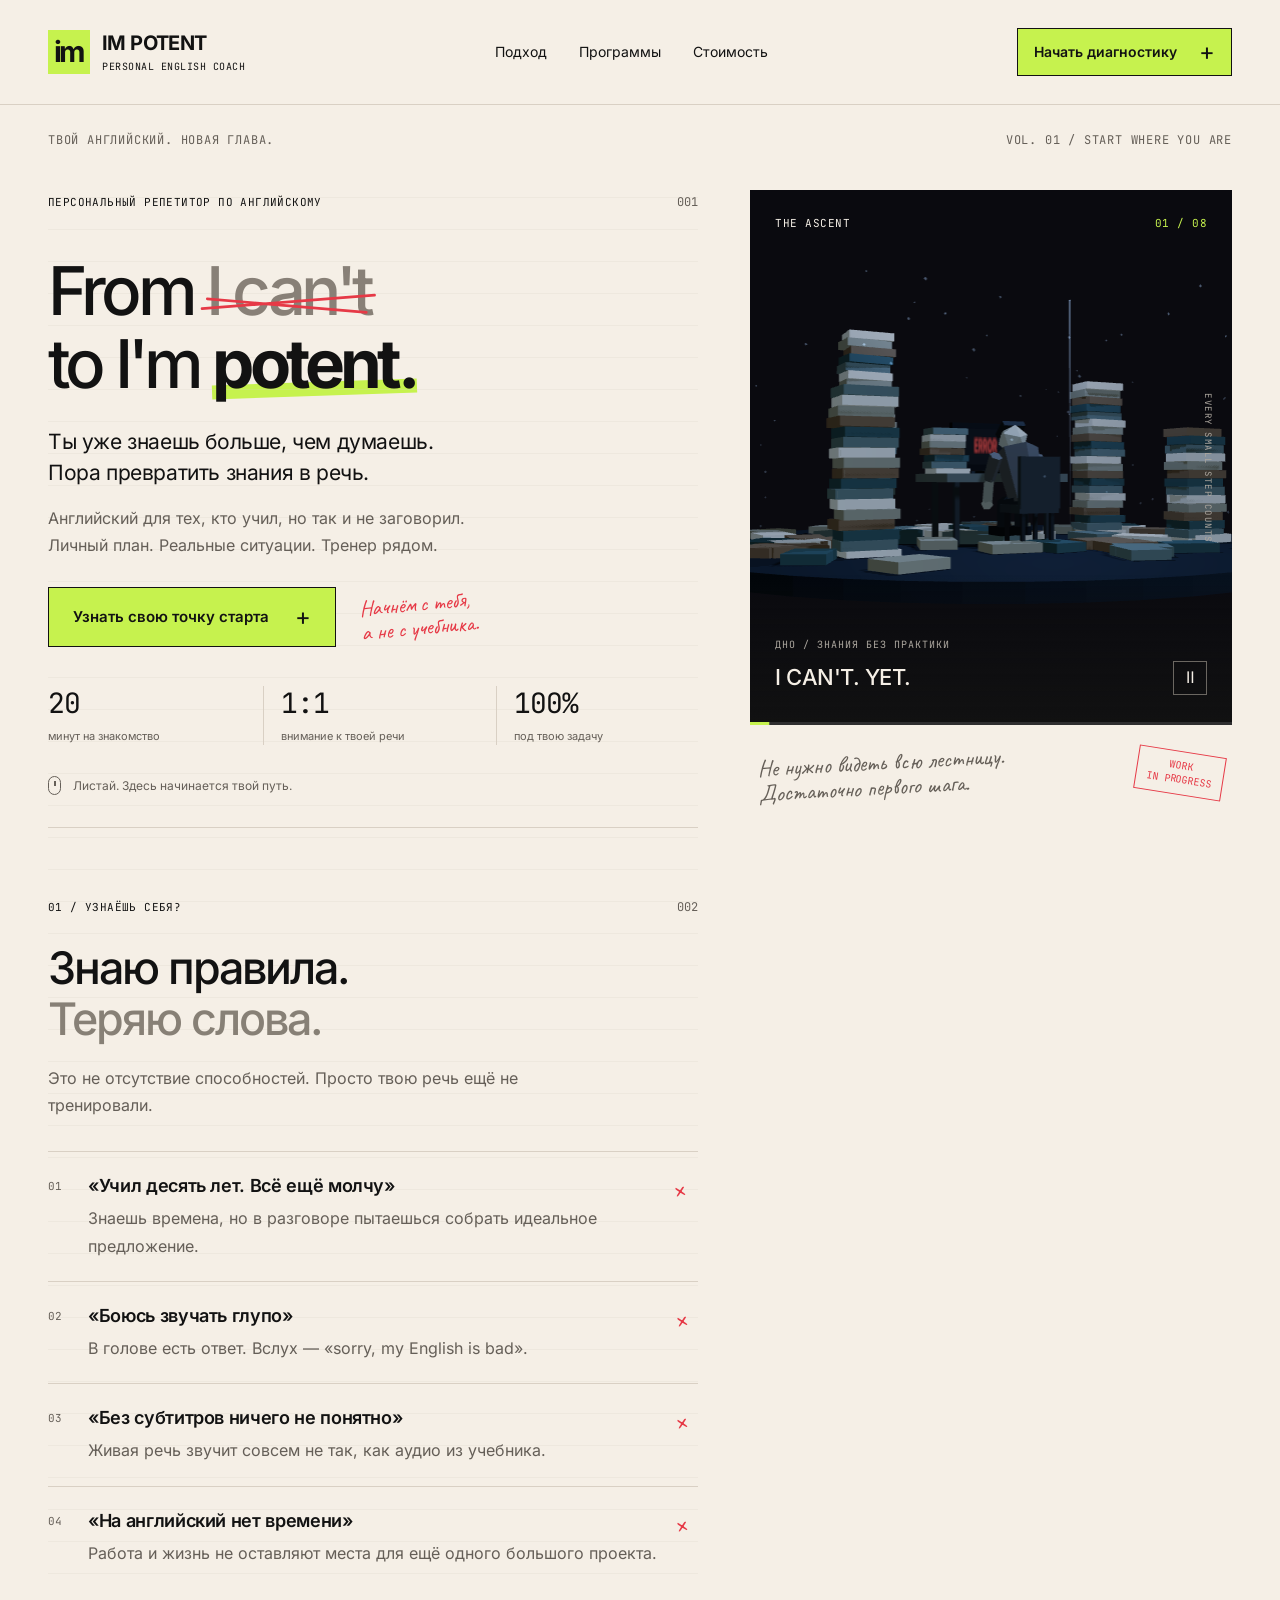
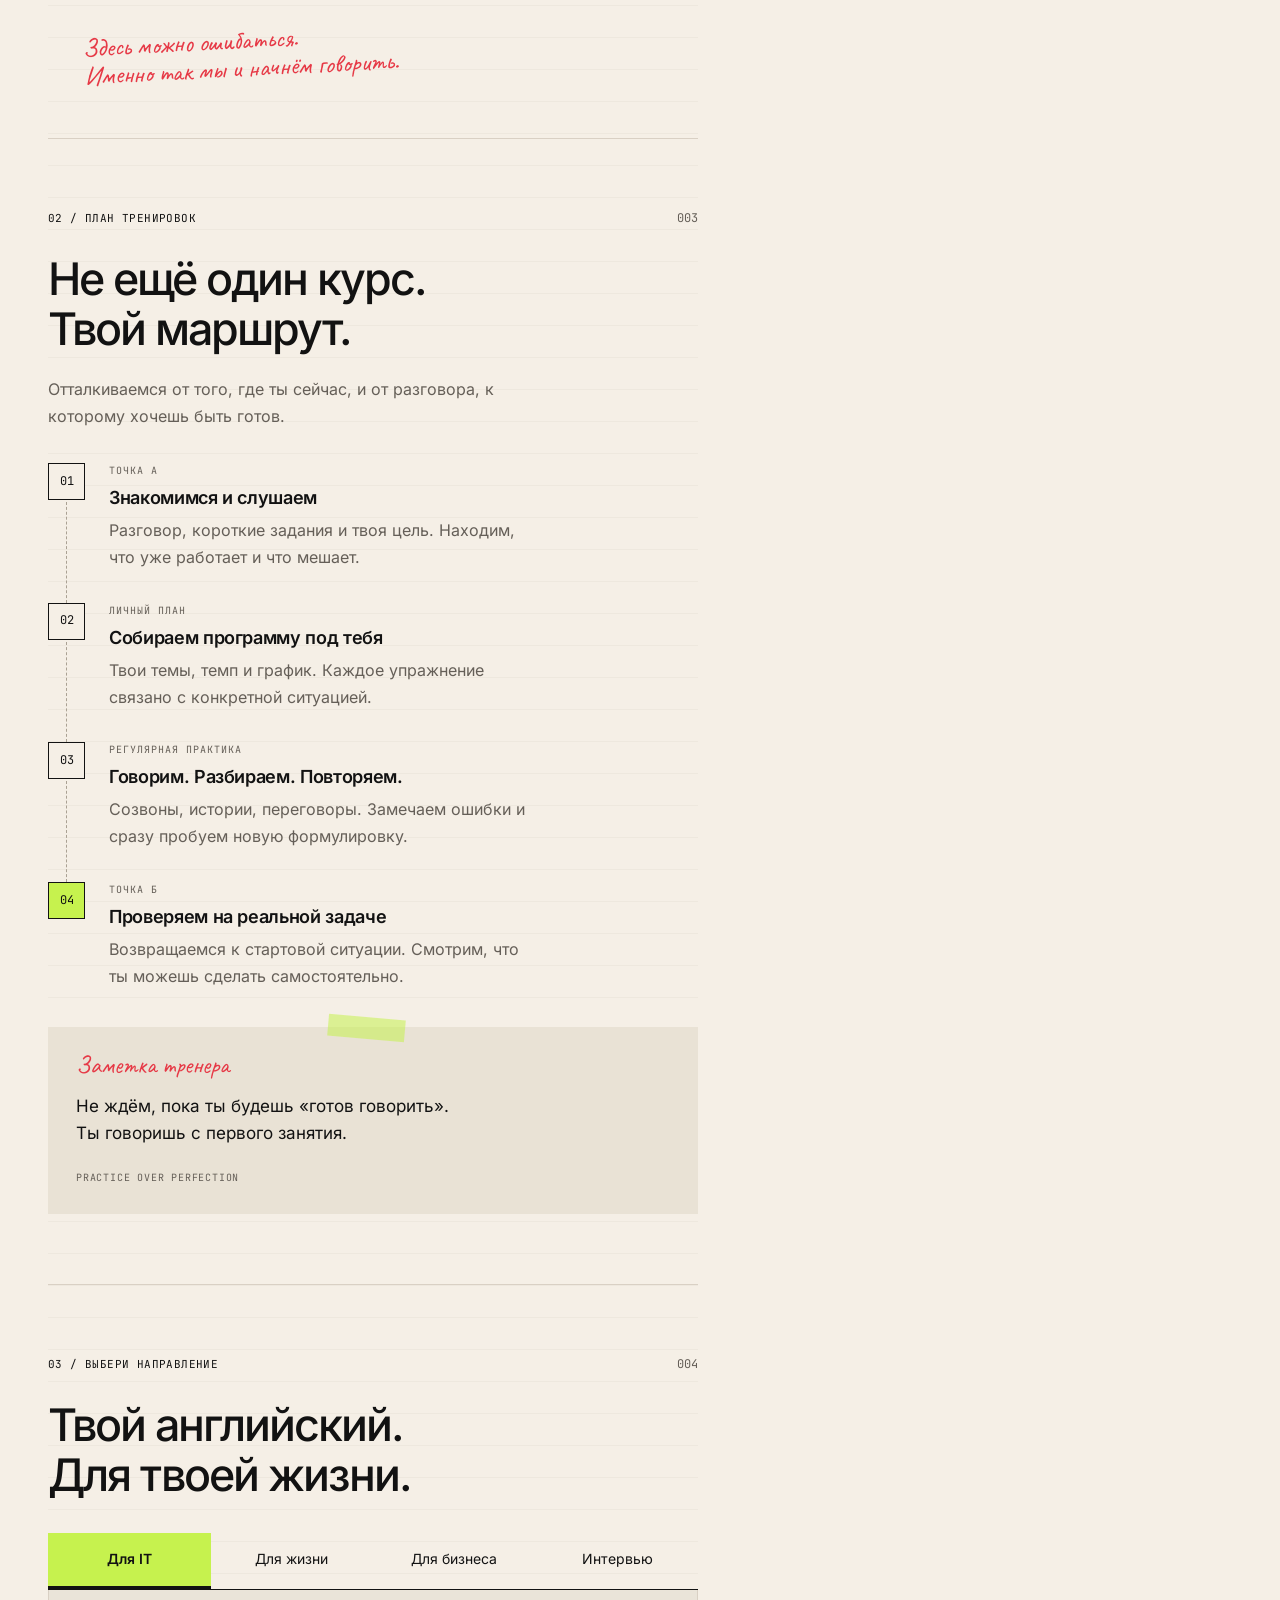
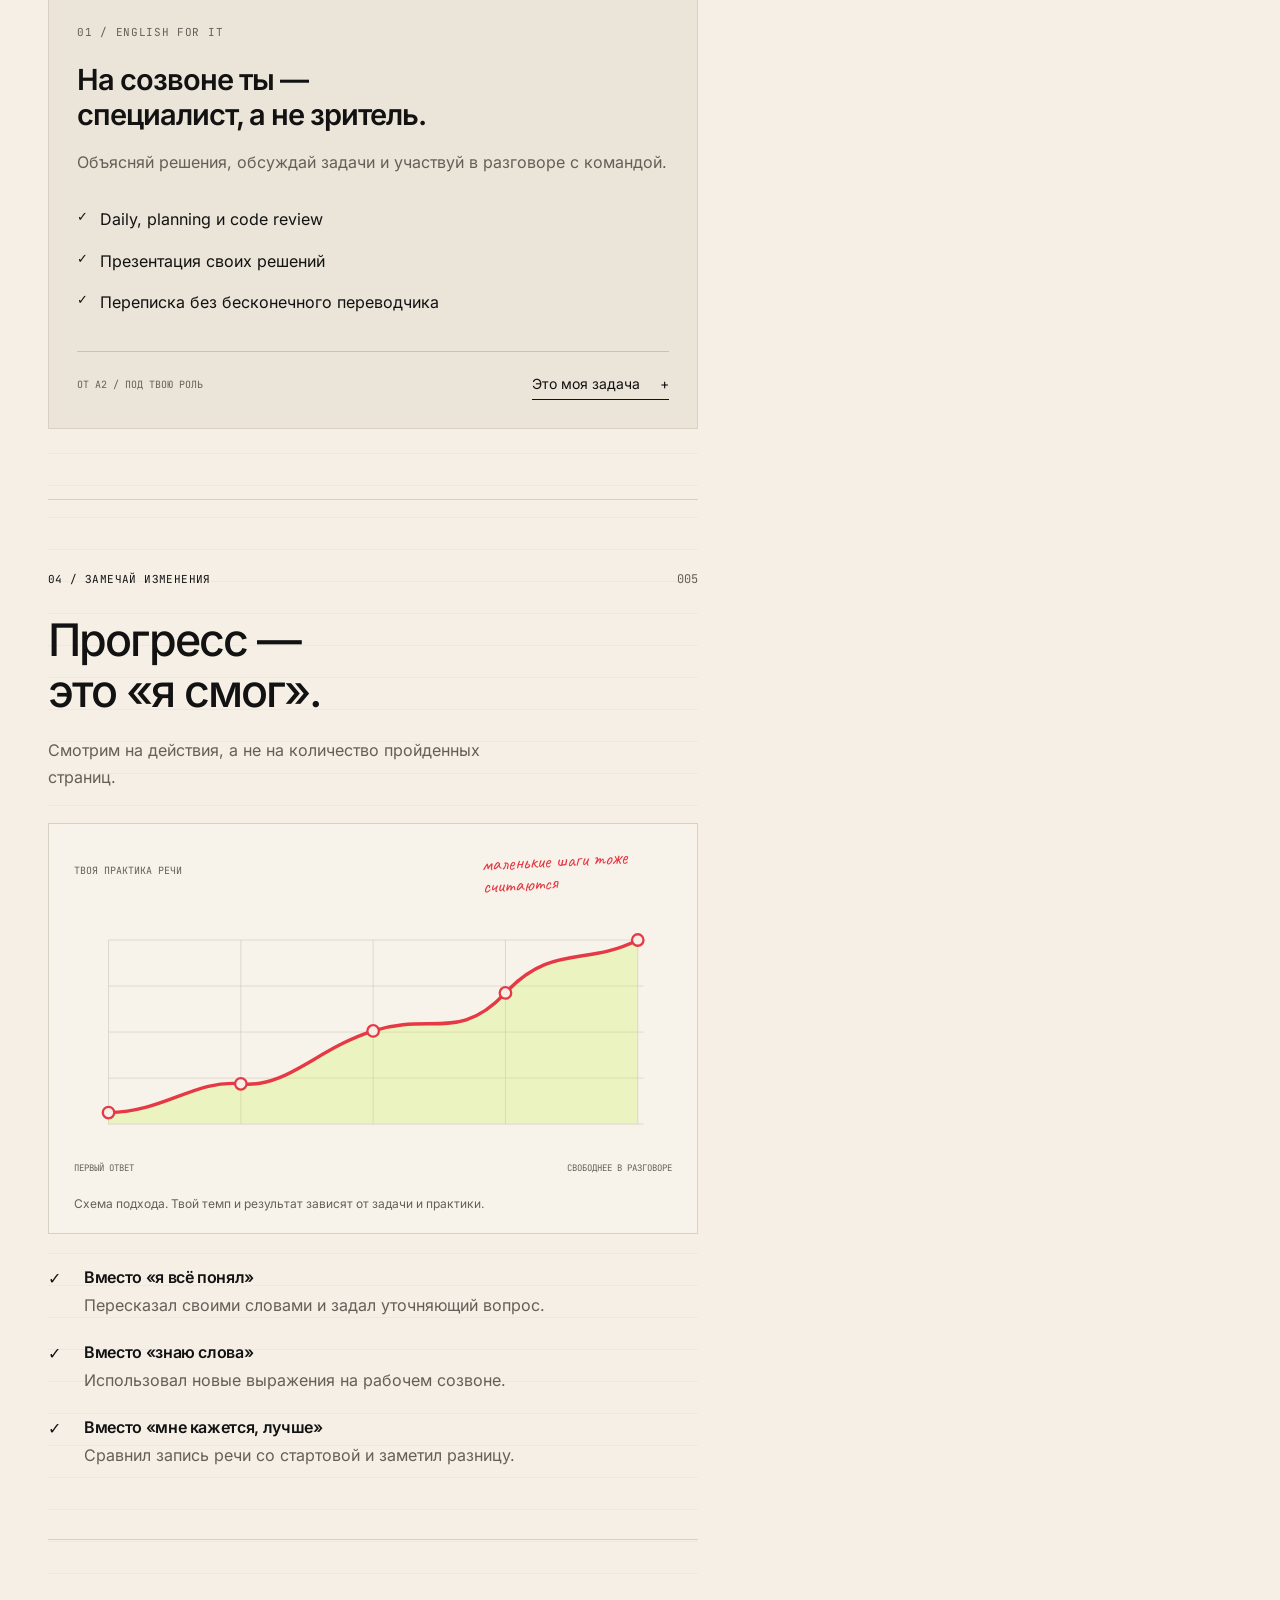
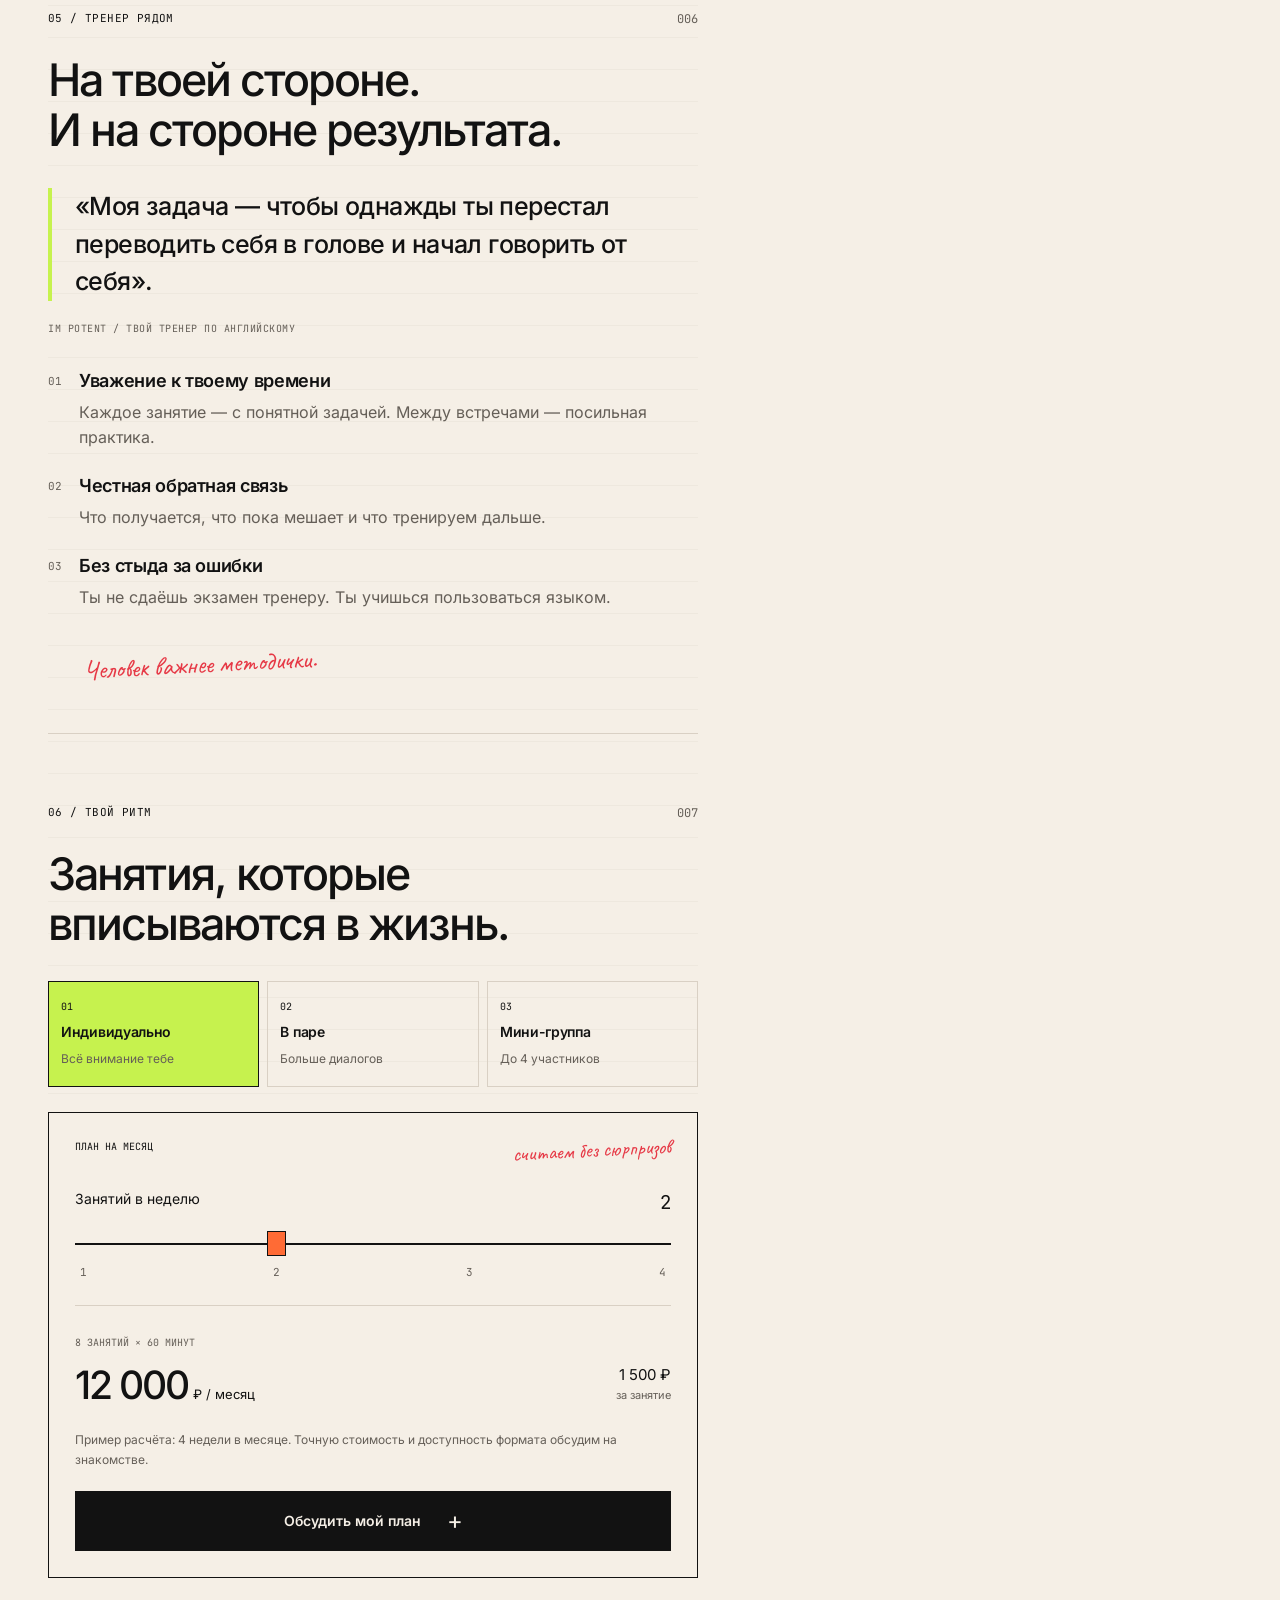
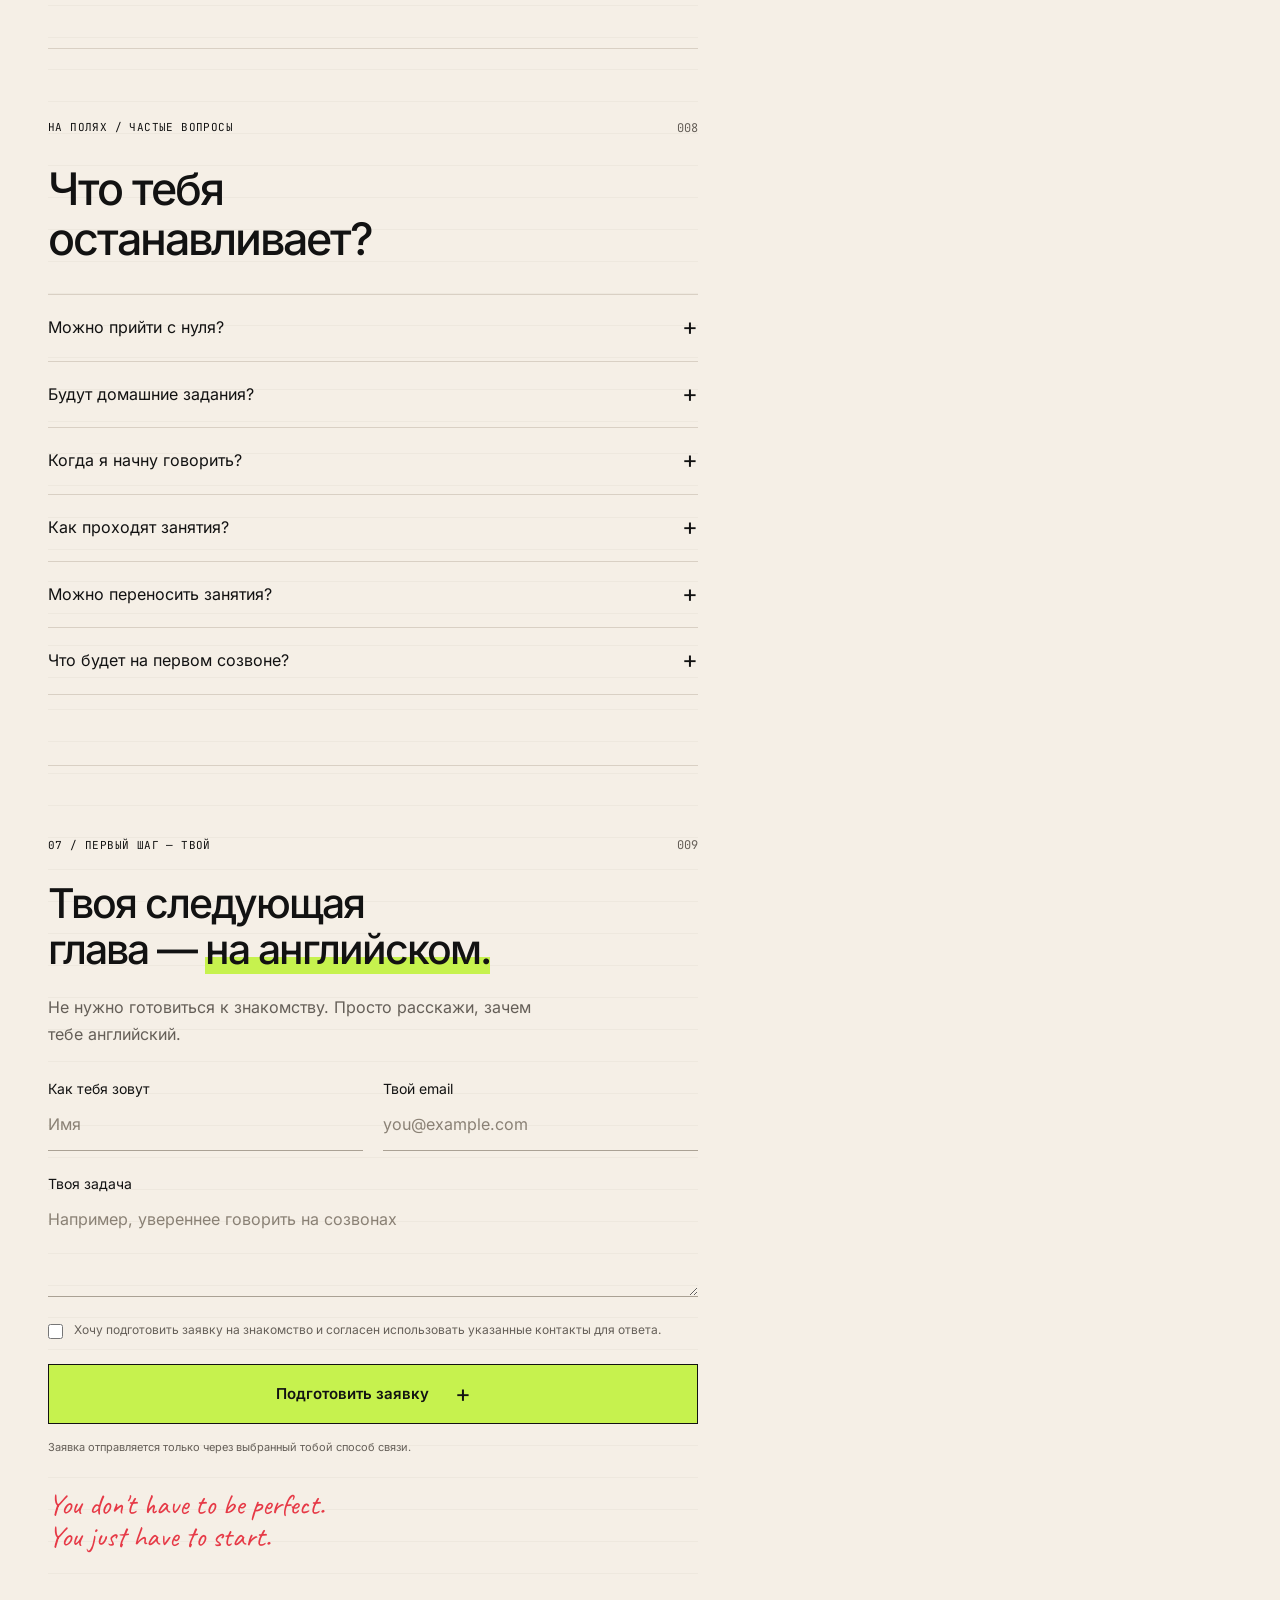
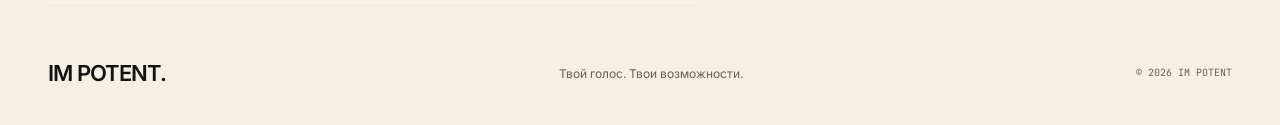
<file: index.html>
<!doctype html>
<html lang="ru">
<head>
  <meta charset="utf-8">
  <meta name="viewport" content="width=device-width, initial-scale=1">
  <meta name="theme-color" content="#F5EFE6">
  <meta name="description" content="IM Potent — персональный английский для жизни и работы. Диагностика, свой план и практика речи с тренером.">
  <title>IM Potent — английский, который ты используешь</title>
  <link rel="icon" type="image/svg+xml" href="assets/favicon.svg">
  <link rel="stylesheet" href="css/style.css">
  <link rel="stylesheet" href="css/chapters.css">
  <script type="module" src="js/main.js"></script>
</head>
<body>
  <a class="skip-link" href="#main">Перейти к содержимому</a>
  <div class="reading-progress" aria-hidden="true"></div>
  <header class="header">
    <a class="brand" href="#hero" aria-label="IM Potent — главная"><span class="brand-mark" aria-hidden="true">im</span><span>IM POTENT<span class="brand-sub">PERSONAL ENGLISH COACH</span></span></a>
    <nav class="desktop-nav" aria-label="Основная навигация"><a href="#approach">Подход</a><a href="#programs">Программы</a><a href="#pricing">Стоимость</a></nav>
    <button class="button button-small" data-diagnostic>Начать диагностику <span class="button-plus" aria-hidden="true">+</span></button>
    <button class="menu-toggle" aria-label="Открыть меню" aria-expanded="false" aria-controls="mobile-nav"><span></span><span></span></button>
  </header>
  <nav class="mobile-nav" id="mobile-nav" aria-label="Мобильная навигация" hidden><a href="#approach">Подход</a><a href="#programs">Программы</a><a href="#pricing">Стоимость</a><a href="#contact">Запись</a></nav>
  <main id="main">
    <div class="journal-top"><span class="mono">ТВОЙ АНГЛИЙСКИЙ. НОВАЯ ГЛАВА.</span><span class="mono">VOL. 01 / START WHERE YOU ARE</span></div>
    <div class="journal-layout">
      <div class="journal-pages">
        <section class="hero chapter" id="hero" data-scene="0" aria-labelledby="hero-title">
          <div class="chapter-meta"><span class="eyebrow">ПЕРСОНАЛЬНЫЙ РЕПЕТИТОР ПО АНГЛИЙСКОМУ</span><span class="page-number">001</span></div>
          <h1 id="hero-title"><span class="hero-line">From <span class="crossed">I can't<svg viewBox="0 0 240 35" aria-hidden="true"><path d="M4 25L233 7M11 12L222 30"/></svg></span></span><span class="hero-line">to I'm <span class="potent-word">potent.</span></span></h1>
          <p class="hero-copy">Ты уже знаешь больше, чем думаешь.<br>Пора превратить знания в&nbsp;речь.</p>
          <p class="hero-description">Английский для тех, кто учил, но так и не заговорил. Личный план. Реальные ситуации. Тренер рядом.</p>
          <div class="hero-actions"><button class="button" data-diagnostic>Узнать свою точку старта <span class="button-plus" aria-hidden="true">+</span></button><span class="handwritten hero-note">Начнём с тебя,<br>а не с учебника.</span></div>
          <div class="hero-facts"><div><strong data-counter="20">20</strong><span>минут на знакомство</span></div><div><strong>1:1</strong><span>внимание к твоей речи</span></div><div><strong>100%</strong><span>под твою задачу</span></div></div>
          <a class="chapter-next" href="#problem"><span class="scroll-dot" aria-hidden="true"></span>Листай. Здесь начинается твой путь.</a>
        </section>
        <section class="chapter" id="problem" data-scene="1" aria-labelledby="problem-title">
          <div class="chapter-meta"><span class="eyebrow">01 / УЗНАЁШЬ СЕБЯ?</span><span class="page-number">002</span></div>
          <h2 id="problem-title" class="reveal">Знаю правила.<br><span class="muted">Теряю слова.</span></h2>
          <p class="section-intro reveal">Это не отсутствие способностей. Просто твою речь ещё не тренировали.</p>
          <div class="pain-list">
            <article class="pain reveal"><span class="mono">01</span><div><h3>«Учил десять лет. Всё ещё молчу»</h3><p>Знаешь времена, но в разговоре пытаешься собрать идеальное предложение.</p></div><span class="pain-mark" aria-hidden="true">×</span></article>
            <article class="pain reveal"><span class="mono">02</span><div><h3>«Боюсь звучать глупо»</h3><p>В голове есть ответ. Вслух — «sorry, my English is bad».</p></div><span class="pain-mark" aria-hidden="true">×</span></article>
            <article class="pain reveal"><span class="mono">03</span><div><h3>«Без субтитров ничего не понятно»</h3><p>Живая речь звучит совсем не так, как аудио из учебника.</p></div><span class="pain-mark" aria-hidden="true">×</span></article>
            <article class="pain reveal"><span class="mono">04</span><div><h3>«На английский нет времени»</h3><p>Работа и жизнь не оставляют места для ещё одного большого проекта.</p></div><span class="pain-mark" aria-hidden="true">×</span></article>
          </div>
          <p class="handwritten margin-note reveal">Здесь можно ошибаться.<br>Именно так мы и начнём говорить.</p>
        </section>
        <section class="chapter" id="approach" data-scene="2" aria-labelledby="approach-title">
          <div class="chapter-meta"><span class="eyebrow">02 / ПЛАН ТРЕНИРОВОК</span><span class="page-number">003</span></div>
          <h2 id="approach-title" class="reveal">Не ещё один курс.<br>Твой маршрут.</h2>
          <p class="section-intro reveal">Отталкиваемся от того, где ты сейчас, и от разговора, к которому хочешь быть готов.</p>
          <ol class="timeline">
            <li class="reveal"><span class="timeline-number mono">01</span><div><span class="timeline-label mono">ТОЧКА А</span><h3>Знакомимся и слушаем</h3><p>Разговор, короткие задания и твоя цель. Находим, что уже работает и что мешает.</p></div></li>
            <li class="reveal"><span class="timeline-number mono">02</span><div><span class="timeline-label mono">ЛИЧНЫЙ ПЛАН</span><h3>Собираем программу под тебя</h3><p>Твои темы, темп и график. Каждое упражнение связано с конкретной ситуацией.</p></div></li>
            <li class="reveal"><span class="timeline-number mono">03</span><div><span class="timeline-label mono">РЕГУЛЯРНАЯ ПРАКТИКА</span><h3>Говорим. Разбираем. Повторяем.</h3><p>Созвоны, истории, переговоры. Замечаем ошибки и сразу пробуем новую формулировку.</p></div></li>
            <li class="reveal"><span class="timeline-number mono">04</span><div><span class="timeline-label mono">ТОЧКА Б</span><h3>Проверяем на реальной задаче</h3><p>Возвращаемся к стартовой ситуации. Смотрим, что ты можешь сделать самостоятельно.</p></div></li>
          </ol>
          <div class="coach-note reveal"><span class="handwritten">Заметка тренера</span><p>Не ждём, пока ты будешь «готов говорить».<br>Ты говоришь с первого занятия.</p><span class="note-sign mono">PRACTICE OVER PERFECTION</span></div>
        </section>
        <section class="chapter" id="programs" data-scene="3" aria-labelledby="programs-title">
          <div class="chapter-meta"><span class="eyebrow">03 / ВЫБЕРИ НАПРАВЛЕНИЕ</span><span class="page-number">004</span></div>
          <h2 id="programs-title" class="reveal">Твой английский.<br>Для твоей жизни.</h2>
          <div class="program-tabs reveal" role="tablist" aria-label="Направления английского">
            <button role="tab" id="tab-it" aria-controls="program-panel" aria-selected="true" data-program="it">Для IT</button><button role="tab" id="tab-life" aria-controls="program-panel" aria-selected="false" tabindex="-1" data-program="life">Для жизни</button><button role="tab" id="tab-business" aria-controls="program-panel" aria-selected="false" tabindex="-1" data-program="business">Для бизнеса</button><button role="tab" id="tab-interview" aria-controls="program-panel" aria-selected="false" tabindex="-1" data-program="interview">Интервью</button>
          </div>
          <div class="program-panel reveal" id="program-panel" role="tabpanel" aria-labelledby="tab-it" tabindex="0"><span class="program-tag mono">01 / ENGLISH FOR IT</span><h3>На созвоне ты —<br>специалист, а не зритель.</h3><p id="program-description">Объясняй решения, обсуждай задачи и участвуй в разговоре с командой.</p><ul class="check-list" id="program-list"><li>Daily, planning и code review</li><li>Презентация своих решений</li><li>Переписка без бесконечного переводчика</li></ul><div class="program-footer"><span class="mono" id="program-level">ОТ A2 / ПОД ТВОЮ РОЛЬ</span><button class="text-button" data-diagnostic>Это моя задача <span aria-hidden="true">+</span></button></div></div>
        </section>
        <section class="chapter" id="progress" data-scene="4" aria-labelledby="progress-title">
          <div class="chapter-meta"><span class="eyebrow">04 / ЗАМЕЧАЙ ИЗМЕНЕНИЯ</span><span class="page-number">005</span></div>
          <h2 id="progress-title" class="reveal">Прогресс —<br>это «я смог».</h2>
          <p class="section-intro reveal">Смотрим на действия, а не на количество пройденных страниц.</p>
          <div class="progress-chart reveal"><div class="chart-heading"><span class="mono">ТВОЯ ПРАКТИКА РЕЧИ</span><span class="handwritten">маленькие шаги тоже считаются</span></div><svg viewBox="0 0 520 205" role="img" aria-labelledby="chart-title chart-description"><title id="chart-title">Пример того, как мы отслеживаем развитие речи</title><desc id="chart-description">Схематичная линия от первого ответа к самостоятельному разговору. Это иллюстрация подхода, а не статистика учеников.</desc><path class="chart-grid" d="M30 20H495M30 60H495M30 100H495M30 140H495M30 180H495M30 20V180M145 20V180M260 20V180M375 20V180M490 20V180"/><path class="chart-area" d="M30 170C80 169 105 141 145 145S210 115 260 99S335 109 375 66S445 43 490 20L490 180H30Z"/><path class="chart-line" d="M30 170C80 169 105 141 145 145S210 115 260 99S335 109 375 66S445 43 490 20"/><g class="chart-dots"><circle cx="30" cy="170" r="5"/><circle cx="145" cy="145" r="5"/><circle cx="260" cy="99" r="5"/><circle cx="375" cy="66" r="5"/><circle cx="490" cy="20" r="5"/></g></svg><div class="chart-axis mono"><span>ПЕРВЫЙ ОТВЕТ</span><span>СВОБОДНЕЕ В РАЗГОВОРЕ</span></div><p class="chart-footnote">Схема подхода. Твой темп и результат зависят от задачи и практики.</p></div>
          <div class="milestones"><article class="reveal"><span class="milestone-check">✓</span><h3>Вместо «я всё понял»</h3><p>Пересказал своими словами и задал уточняющий вопрос.</p></article><article class="reveal"><span class="milestone-check">✓</span><h3>Вместо «знаю слова»</h3><p>Использовал новые выражения на рабочем созвоне.</p></article><article class="reveal"><span class="milestone-check">✓</span><h3>Вместо «мне кажется, лучше»</h3><p>Сравнил запись речи со стартовой и заметил разницу.</p></article></div>
        </section>
        <section class="chapter" id="tutor" data-scene="5" aria-labelledby="tutor-title">
          <div class="chapter-meta"><span class="eyebrow">05 / ТРЕНЕР РЯДОМ</span><span class="page-number">006</span></div>
          <h2 id="tutor-title" class="reveal">На твоей стороне.<br>И на стороне результата.</h2>
          <div class="tutor-portrait" hidden><img id="tutor-photo" alt="Репетитор IM Potent" loading="lazy"></div>
          <blockquote class="coach-quote reveal">«Моя задача — чтобы однажды ты перестал переводить себя в голове и начал говорить от себя».</blockquote>
          <p class="tutor-name mono reveal" id="tutor-name">IM POTENT / ТВОЙ ТРЕНЕР ПО АНГЛИЙСКОМУ</p>
          <div class="principles"><article class="reveal"><span class="mono">01</span><div><h3>Уважение к твоему времени</h3><p>Каждое занятие — с понятной задачей. Между встречами — посильная практика.</p></div></article><article class="reveal"><span class="mono">02</span><div><h3>Честная обратная связь</h3><p>Что получается, что пока мешает и что тренируем дальше.</p></div></article><article class="reveal"><span class="mono">03</span><div><h3>Без стыда за ошибки</h3><p>Ты не сдаёшь экзамен тренеру. Ты учишься пользоваться языком.</p></div></article></div>
          <div class="handwritten margin-note reveal">Человек важнее методички.</div>
        </section>
        <section class="chapter" id="pricing" data-scene="6" aria-labelledby="pricing-title">
          <div class="chapter-meta"><span class="eyebrow">06 / ТВОЙ РИТМ</span><span class="page-number">007</span></div>
          <h2 id="pricing-title" class="reveal">Занятия, которые<br>вписываются в жизнь.</h2>
          <div class="pricing-options reveal" role="radiogroup" aria-label="Формат занятий"><button role="radio" aria-checked="true" data-format="individual"><span class="mono">01</span><strong>Индивидуально</strong><span>Всё внимание тебе</span></button><button role="radio" aria-checked="false" tabindex="-1" data-format="pair"><span class="mono">02</span><strong>В паре</strong><span>Больше диалогов</span></button><button role="radio" aria-checked="false" tabindex="-1" data-format="group"><span class="mono">03</span><strong>Мини-группа</strong><span>До 4 участников</span></button></div>
          <div class="calculator reveal"><div class="calculator-top"><span class="mono">ПЛАН НА МЕСЯЦ</span><span class="handwritten">считаем без сюрпризов</span></div><label class="range-label" for="frequency">Занятий в неделю <strong class="mono" id="frequency-value">2</strong></label><input type="range" id="frequency" min="1" max="4" value="2" aria-describedby="price-note"><div class="range-ticks mono" aria-hidden="true"><span>1</span><span>2</span><span>3</span><span>4</span></div><div class="calculator-total"><div><span class="mono" id="sessions-label">8 ЗАНЯТИЙ × 60 МИНУТ</span><p><strong id="price-total">12 000</strong> <span id="price-currency">₽ / месяц</span></p></div><div class="per-session"><span id="price-session">1 500 ₽</span><span>за занятие</span></div></div><p class="price-note" id="price-note">Пример расчёта: 4 недели в месяце. Точную стоимость и доступность формата обсудим на знакомстве.</p><button class="button button-dark" data-diagnostic>Обсудить мой план <span class="button-plus" aria-hidden="true">+</span></button></div>
        </section>
        <section class="chapter faq" id="faq" data-scene="6" aria-labelledby="faq-title">
          <div class="chapter-meta"><span class="eyebrow">НА ПОЛЯХ / ЧАСТЫЕ ВОПРОСЫ</span><span class="page-number">008</span></div>
          <h2 id="faq-title" class="reveal">Что тебя<br>останавливает?</h2>
          <details class="reveal"><summary>Можно прийти с нуля?<span aria-hidden="true">+</span></summary><p>Да. Начнём с простых фраз и понятных ситуаций. На знакомстве обсудим, какой темп подходит именно тебе.</p></details>
          <details class="reveal"><summary>Будут домашние задания?<span aria-hidden="true">+</span></summary><p>Будет короткая практика между занятиями: голосовое, небольшой текст, фрагмент видео. Объём договоримся вписать в твой график.</p></details>
          <details class="reveal"><summary>Когда я начну говорить?<span aria-hidden="true">+</span></summary><p>Практикуем речь уже на первом занятии. Срок до конкретной цели зависит от начального уровня, регулярности и самой задачи. Обещать всем одинаковый результат за месяц было бы нечестно.</p></details>
          <details class="reveal"><summary>Как проходят занятия?<span aria-hidden="true">+</span></summary><p>Онлайн, обычно 60 минут. Тренируем твои ситуации, разбираем речь и собираем заметки для самостоятельной практики. Платформу для созвонов выбираем вместе.</p></details>
          <details class="reveal"><summary>Можно переносить занятия?<span aria-hidden="true">+</span></summary><p>График и правила переноса согласуем до старта. Если рабочая неделя непредсказуема, обсудим это на знакомстве.</p></details>
          <details class="reveal"><summary>Что будет на первом созвоне?<span aria-hidden="true">+</span></summary><p>Около 20 минут на знакомство: твой опыт, цель и несколько коротких заданий. После этого обсудим подходящий маршрут и формат.</p></details>
        </section>
        <section class="chapter contact" id="contact" data-scene="7" aria-labelledby="contact-title">
          <div class="chapter-meta"><span class="eyebrow">07 / ПЕРВЫЙ ШАГ — ТВОЙ</span><span class="page-number">009</span></div>
          <h2 id="contact-title" class="reveal">Твоя следующая<br>глава — <span class="lime-highlight">на английском.</span></h2>
          <p class="section-intro reveal">Не нужно готовиться к знакомству. Просто расскажи, зачем тебе английский.</p>
          <form id="contact-form" class="contact-form reveal"><div class="form-row"><label>Как тебя зовут<input name="name" autocomplete="given-name" required maxlength="80" placeholder="Имя"></label><label>Твой email<input name="email" type="email" autocomplete="email" required maxlength="200" placeholder="you@example.com"></label></div><label>Твоя задача<textarea name="goal" rows="3" maxlength="1000" placeholder="Например, увереннее говорить на созвонах"></textarea></label><label class="consent"><input type="checkbox" name="consent" required><span>Хочу подготовить заявку на знакомство и согласен использовать указанные контакты для ответа.</span></label><button class="button" type="submit">Подготовить заявку <span class="button-plus" aria-hidden="true">+</span></button><p class="form-status" id="form-status" role="status" aria-live="polite"></p><div id="request-actions" hidden><button type="button" id="download-request" class="text-button">Скачать заявку</button><button type="button" id="copy-request" class="text-button">Скопировать текст</button><a id="send-request" class="button button-outline" hidden>Открыть письмо</a></div><p class="form-help">Заявка отправляется только через выбранный тобой способ связи.</p></form>
          <div class="contact-links" id="contact-links" hidden></div><p class="handwritten contact-note reveal">You don't have to be perfect.<br>You just have to start.</p>
        </section>
      </div>
      <aside class="scene-column" aria-label="Визуальная история прогресса">
        <div class="scene-sticky">
          <div class="scene-frame" id="scene-frame">
            <div class="scene-top"><span class="mono">THE ASCENT</span><span class="scene-index mono">01 / 08</span></div>
            <div class="scene-viewport" id="scene-viewport"><img class="scene-fallback" id="scene-fallback" src="assets/ascent-0.png" alt="Путь ученика от сгорбленной позы за столом к уверенной фигуре на вершине" hidden><canvas id="scene-canvas" aria-hidden="true"></canvas></div>
            <div class="scene-side-label mono">EVERY SMALL STEP COUNTS</div>
            <div class="scene-bottom"><div><span class="scene-kicker mono">ТВОЯ ТОЧКА СТАРТА</span><strong id="scene-title">I CAN'T. YET.</strong></div><button id="motion-toggle" class="motion-toggle" aria-pressed="false" aria-label="Приостановить 3D-анимацию"><span aria-hidden="true">Ⅱ</span></button></div>
            <div class="scene-meter" aria-hidden="true"><span></span></div>
          </div>
          <div class="scene-caption"><span class="handwritten">Не нужно видеть всю лестницу.<br>Достаточно первого шага.</span><span class="tiny-stamp">WORK<br>IN PROGRESS</span></div>
        </div>
      </aside>
    </div>
  </main>
  <footer class="footer"><a class="footer-brand" href="#hero">IM POTENT.</a><span>Твой голос. Твои возможности.</span><span class="mono">© <span id="year">2026</span> IM POTENT</span></footer>
  <dialog class="diagnostic-dialog" id="diagnostic-dialog" aria-labelledby="diagnostic-title"><button class="dialog-close" aria-label="Закрыть диагностику">×</button><div id="diagnostic-content"></div></dialog>
  <div class="pencil-cursor" aria-hidden="true"></div>
</body>
</html>
</file>
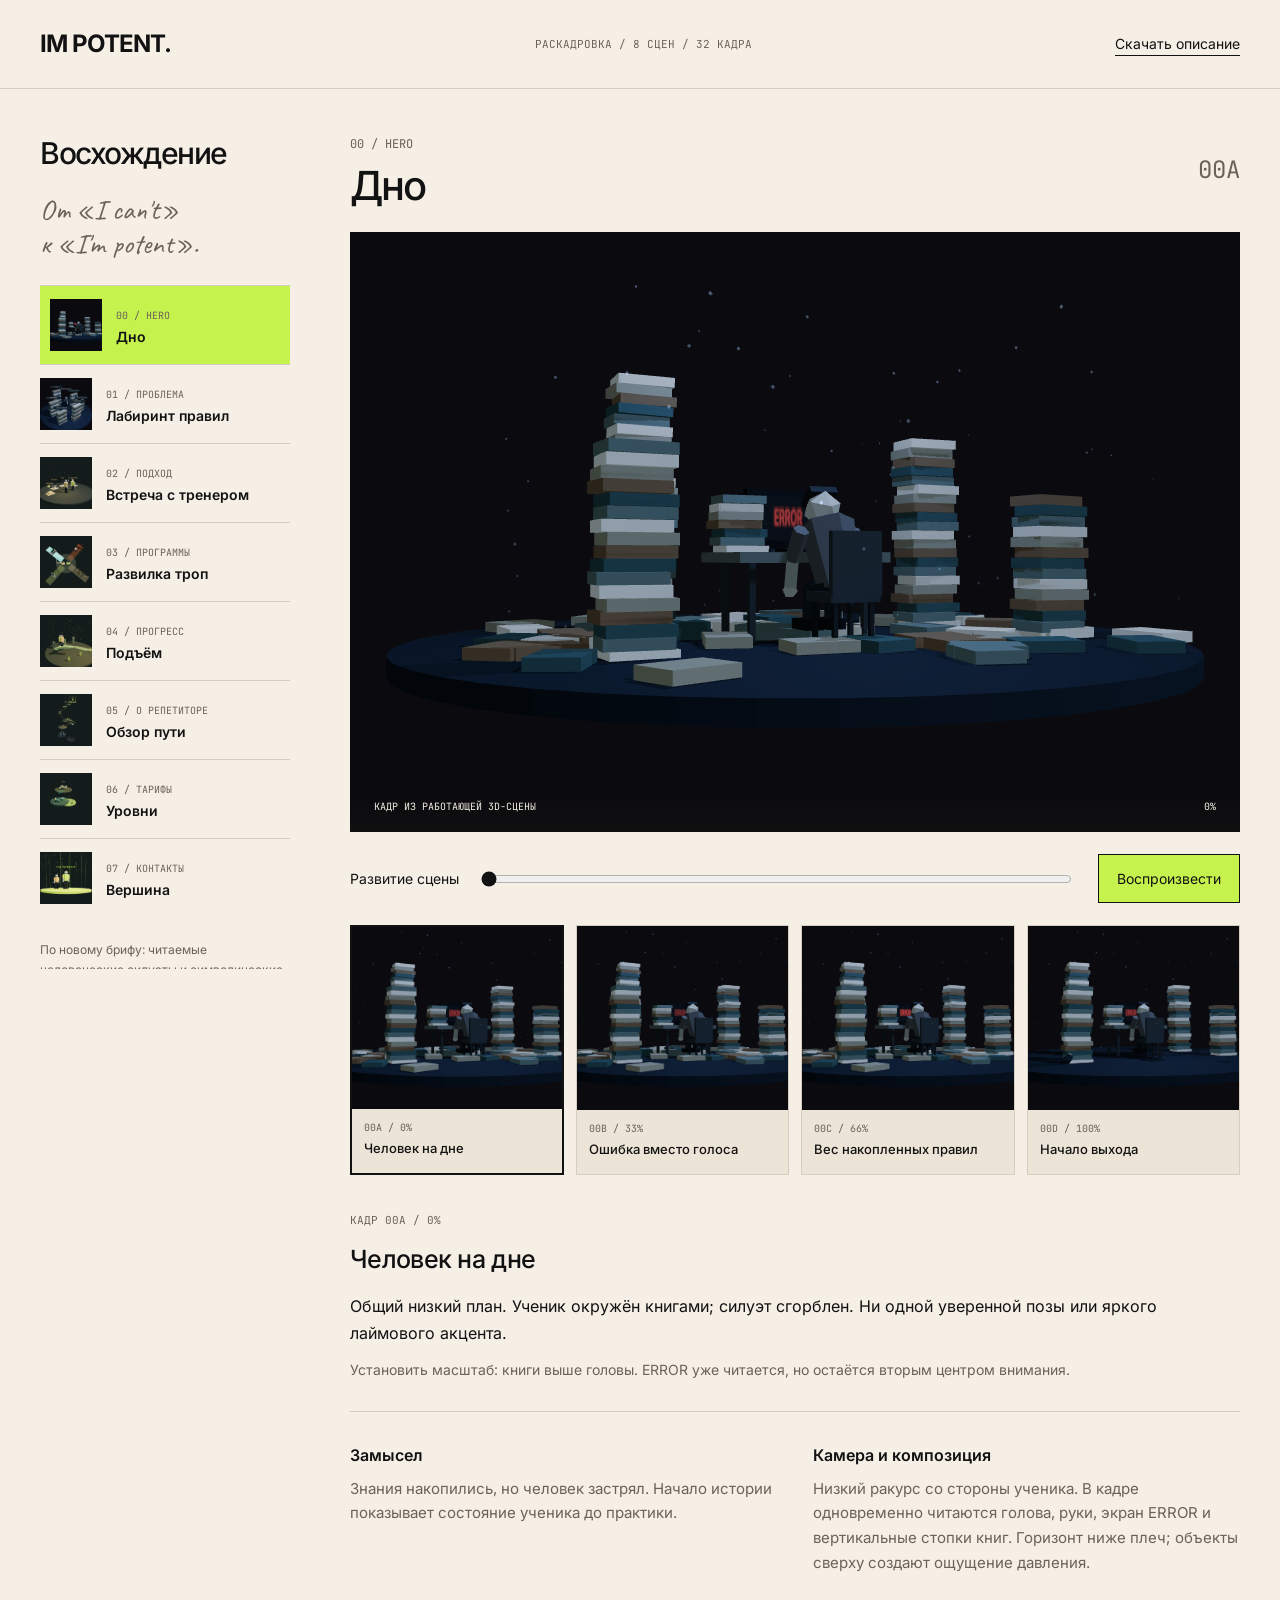
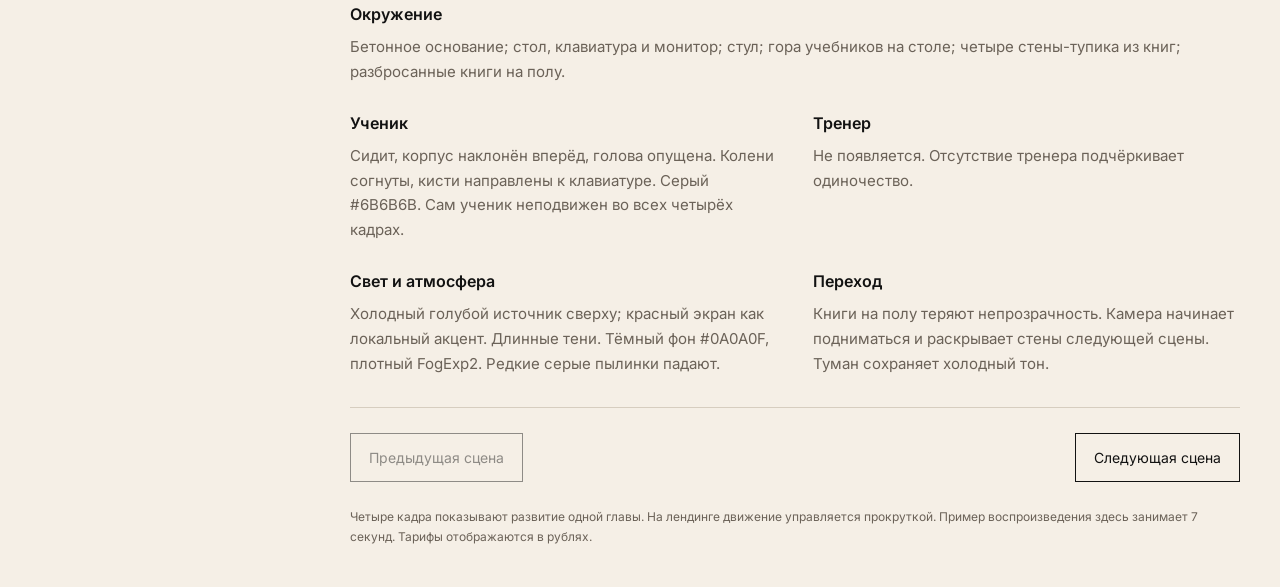
<file: storyboard.html>
<!doctype html>
<html lang="ru"><head><meta charset="utf-8"><meta name="viewport" content="width=device-width,initial-scale=1"><meta name="theme-color" content="#f5efe6"><title>Восхождение — детальная раскадровка IM Potent</title><link rel="icon" href="assets/favicon.svg"><link rel="stylesheet" href="css/fonts.css"><link rel="stylesheet" href="css/storyboard.css"><script type="module" src="js/storyboard.js"></script></head>
<body>
  <header class="board-header"><a href="index.html">IM POTENT.</a><span>РАСКАДРОВКА / 8 СЦЕН / 32 КАДРА</span><a class="document-link" href="STORYBOARD.md" download>Скачать описание</a></header>
  <main class="board-layout"><nav class="board-nav" aria-label="Сцены восхождения"><h1>Восхождение</h1><p>От «I can't»<br>к «I'm potent».</p><div id="scene-list"></div><small>По новому брифу: читаемые человеческие силуэты и символические пространства обучения.</small></nav>
    <div class="board-main"><div class="board-title"><div><span id="chapter-meta">00 / HERO</span><h2 id="chapter-title">Дно</h2></div><span id="frame-code">00A</span></div>
      <div class="board-view" id="board-view"><img id="board-fallback" src="assets/ascent-0.png" alt="Сцена восхождения" hidden><canvas aria-label="Предпросмотр 3D-сцены"></canvas><div class="view-caption"><span>КАДР ИЗ РАБОТАЮЩЕЙ 3D-СЦЕНЫ</span><span id="view-phase">0%</span></div></div>
      <div class="viewer-controls"><label for="board-progress">Развитие сцены<input id="board-progress" type="range" min="0" max="100" value="0"></label><button id="play-scene">Воспроизвести</button></div><p class="motion-note" id="motion-note" hidden>Для вашей настройки уменьшенного движения доступны статичные кадры и ползунок.</p>
      <div class="frames" id="frames" aria-label="Ключевые кадры сцены"></div>
      <article class="shot-copy"><span id="shot-code">КАДР 00A</span><h3 id="shot-title">Человек на дне</h3><p id="shot-action"></p><p class="shot-detail" id="shot-detail"></p></article>
      <div class="scene-details"><section><h3>Замысел</h3><p id="scene-idea"></p></section><section><h3>Камера и композиция</h3><p id="scene-camera"></p></section><section class="wide"><h3>Окружение</h3><p id="scene-objects"></p></section><section><h3>Ученик</h3><p id="scene-student"></p></section><section><h3>Тренер</h3><p id="scene-tutor"></p></section><section><h3>Свет и атмосфера</h3><p id="scene-light"></p></section><section><h3>Переход</h3><p id="scene-exit"></p></section></div>
      <div class="board-pagination"><button id="previous-scene">Предыдущая сцена</button><button id="next-scene">Следующая сцена</button></div>
      <p class="board-footnote">Четыре кадра показывают развитие одной главы. На лендинге движение управляется прокруткой. Пример воспроизведения здесь занимает 7 секунд. Тарифы отображаются в рублях.</p>
    </div>
  </main>
</body></html>
</file>
<file: css/style.css>
@import url('./fonts.css');
:root{--paper:#f5efe6;--ink:#121212;--muted:#655f58;--lime:#c6f24e;--orange:#ff6b35;--red:#e63946;--line:#d9d0c4;--dark:#1a1a1a;--font:'Inter',Arial,sans-serif;--mono:'JetBrains Mono',Consolas,monospace;--hand:'Caveat','Segoe Print',cursive}
*{box-sizing:border-box}html{scroll-behavior:smooth;scroll-padding-top:110px}body{margin:0;background:var(--paper);color:var(--ink);font-family:var(--font);font-size:16px;line-height:1.6;-webkit-font-smoothing:antialiased}button,input,select,textarea{font:inherit}button,a{-webkit-tap-highlight-color:transparent}button{cursor:pointer}a{color:inherit;text-decoration:none}button{color:inherit}button:disabled{cursor:default;opacity:.5}button:focus-visible,a:focus-visible,input:focus-visible,select:focus-visible,textarea:focus-visible,summary:focus-visible{outline:3px solid var(--orange);outline-offset:5px}::selection{background:var(--lime);color:var(--ink)}[hidden]{display:none!important}.mono,.eyebrow,.page-number{font-family:var(--mono);font-weight:400}.handwritten{font-family:var(--hand);font-size:25px;line-height:1.08;color:var(--red)}.header{max-width:1400px;margin:auto;min-height:105px;padding:20px 48px;display:flex;align-items:center;justify-content:space-between;gap:26px;border-bottom:1px solid var(--line)}.brand{display:flex;gap:12px;align-items:center;font-size:20px;font-weight:750;letter-spacing:-.6px;line-height:1.1}.brand-mark{display:grid;place-items:center;background:var(--lime);width:42px;height:44px;font-weight:800;font-size:29px;letter-spacing:-3px;padding-right:3px}.brand-sub{display:block;font-family:var(--mono);font-size:10px;font-weight:400;letter-spacing:.5px;margin-top:7px}.desktop-nav{display:flex;gap:32px;font-size:14px}.desktop-nav a:hover{color:var(--red)}.button{display:inline-flex;align-items:center;justify-content:center;gap:26px;padding:17px 24px;background:var(--lime);border:1px solid var(--ink);font-weight:550;font-size:15px;line-height:1.3;transition:transform .2s;min-height:56px}.button:hover{transform:translateY(-3px)}.button-plus{font-size:24px;font-weight:400;line-height:1}.button-small{min-height:45px;padding:11px 16px;font-size:14px;gap:22px}.button-dark{background:var(--ink);color:var(--paper)}.button-outline{background:transparent}.menu-toggle{display:none;padding:10px;border:1px solid var(--ink);background:none}.menu-toggle span{display:block;width:22px;height:1px;background:var(--ink);margin:5px 0}.mobile-nav{padding:20px 24px;border-bottom:1px solid var(--line)}.mobile-nav a{display:block;padding:8px 0}.journal-top{max-width:1400px;margin:auto;padding:26px 48px 16px;display:flex;justify-content:space-between;gap:20px;font-size:12px;color:var(--muted);letter-spacing:.8px}.journal-layout{max-width:1400px;margin:auto;display:grid;grid-template-columns:minmax(0,1.35fr) minmax(0,1fr);padding:0 48px;gap:52px}.journal-pages{min-width:0;position:relative;background-image:linear-gradient(to bottom,transparent 31px,#d9d0c43c 31px,#d9d0c43c 32px);background-size:100% 32px}.chapter{position:relative;padding:70px 0;border-bottom:1px solid var(--line);scroll-margin-top:15px}.hero{padding:27px 0 32px;min-height:610px}.chapter-meta{display:flex;justify-content:space-between;align-items:center;gap:12px}.eyebrow{font-size:11px;letter-spacing:.4px}.page-number{color:var(--muted);font-size:12px}h1,h2,h3,p{margin:0}h1{font-size:clamp(45px,5.25vw,78px);line-height:1.08;font-weight:500;letter-spacing:-4.8px;margin:43px 0 25px}.hero-line{display:block;white-space:nowrap}.crossed{position:relative;color:#888077}.crossed svg{position:absolute;left:-4%;top:46%;width:110%;height:30px;overflow:visible}.crossed path{fill:none;stroke:var(--red);stroke-width:3.5;stroke-linecap:round}.potent-word{font-weight:650;position:relative}.potent-word:after{content:'';position:absolute;z-index:-1;background:var(--lime);left:0;right:-3px;height:14px;bottom:8px;transform:rotate(-2deg)}.hero-copy{font-size:21px;line-height:1.5;letter-spacing:-.4px}.hero-description{margin-top:16px;max-width:450px;font-size:15px;color:var(--muted);line-height:1.7}.hero-actions{display:flex;align-items:center;gap:24px;margin-top:28px}.hero-note{transform:rotate(-5deg);font-size:22px;white-space:nowrap}.hero-facts{display:flex;margin:39px 0 31px;gap:30px}.hero-facts>div{flex:1;border-left:1px solid var(--line);padding-left:17px}.hero-facts>div:first-child{border:0;padding-left:0}.hero-facts strong{font-family:var(--mono);font-size:28px;line-height:1.2;font-weight:400;display:block;letter-spacing:-1px}.hero-facts span{display:block;font-size:11px;color:var(--muted);margin-top:8px}.chapter-next{display:flex;gap:12px;align-items:center;font-size:12px;color:var(--muted)}.scroll-dot{border:1px solid var(--muted);width:13px;height:19px;border-radius:8px;position:relative}.scroll-dot:after{content:'';width:2px;height:5px;position:absolute;background:var(--muted);left:5px;top:4px}.scene-column{min-width:0;position:relative;padding-top:24px}.scene-sticky{position:sticky;top:30px;padding-bottom:40px}.scene-frame{position:relative;background:var(--dark);color:var(--paper);height:535px;overflow:hidden}.scene-top{position:absolute;z-index:2;top:25px;left:25px;right:25px;display:flex;justify-content:space-between;font-size:11px;letter-spacing:.5px}.scene-index{color:var(--lime)}.scene-viewport{width:100%;height:100%;position:relative}.scene-viewport canvas{display:block;width:100%;height:100%}.scene-fallback{width:100%;height:100%;object-fit:cover;position:absolute;inset:0}.scene-side-label{position:absolute;right:17px;top:38%;writing-mode:vertical-rl;color:#aca69e;font-size:9px;letter-spacing:1.5px}.scene-bottom{position:absolute;left:25px;right:25px;bottom:30px;display:flex;justify-content:space-between;align-items:end}.scene-kicker{display:block;font-size:10px;color:#aba69e;letter-spacing:1px;margin-bottom:7px}.scene-bottom strong{font-size:22px;font-weight:500;letter-spacing:-.5px}.motion-toggle{background:transparent;color:var(--paper);width:34px;height:34px;border:1px solid #6b6761;font-size:16px}.scene-meter{position:absolute;bottom:0;width:100%;height:3px;background:#ffffff20}.scene-meter span{display:block;width:100%;height:100%;transform:scaleX(.04);transform-origin:left;background:var(--lime)}.scene-caption{padding:26px 8px 0 8px;display:flex;justify-content:space-between;gap:20px}.scene-caption>.handwritten{color:var(--muted);font-size:23px;transform:rotate(-3deg)}.tiny-stamp{border:1px solid var(--red);color:var(--red);font-family:var(--mono);font-size:10px;line-height:1.4;text-align:center;padding:7px 10px;transform:rotate(9deg);align-self:start}.footer{max-width:1400px;margin:auto;padding:34px 48px;display:flex;align-items:center;justify-content:space-between;gap:25px;font-size:12px;color:var(--muted)}.footer-brand{font-size:22px;letter-spacing:-1px;font-weight:600;color:var(--ink)}.footer .mono{font-size:10px}.reading-progress{position:fixed;z-index:20;top:0;left:0;width:100%;height:3px;background:var(--orange);transform:scaleX(0);transform-origin:left}.skip-link{position:fixed;z-index:100;left:20px;top:20px;padding:10px;background:var(--lime);transform:translateY(-200%)}.skip-link:focus{transform:translateY(0)}.diagnostic-dialog{padding:45px;max-width:630px;width:calc(100% - 36px);border:1px solid var(--ink);background:var(--paper);color:var(--ink)}.diagnostic-dialog::backdrop{background:#121212b5}.dialog-close{position:absolute;right:17px;top:12px;background:none;border:0;font-size:32px;line-height:1;padding:6px}.pencil-cursor{position:fixed;left:0;top:0;pointer-events:none;border:1px solid var(--red);width:9px;height:9px;border-radius:50%;z-index:200;opacity:0}.pencil-cursor.active{opacity:1}
@media(min-width:1500px){h1{font-size:78px}}@media(max-width:1100px){.header{padding:20px 30px}.journal-top{padding:22px 30px 10px}.journal-layout{padding:0 30px;gap:30px;grid-template-columns:minmax(0,1.4fr) minmax(0,1fr)}h1{letter-spacing:-3.5px;font-size:5.3vw}.desktop-nav{gap:20px}.hero-actions{gap:15px}.hero-note{font-size:20px}.hero-actions .button{font-size:13px;padding:16px;gap:15px}.scene-frame{height:510px}.hero-facts{gap:12px}.hero-facts span{font-size:10px}.scene-caption>.handwritten{font-size:20px}.tiny-stamp{font-size:9px;padding:6px}}@media(max-width:800px){.header{padding:17px 24px;min-height:85px}.desktop-nav{display:none}.menu-toggle{display:block}.header>.button{margin-left:auto}.brand{font-size:18px}.brand-sub{font-size:8px}.journal-top{padding:22px 24px 5px}.journal-top span:last-child{display:none}.journal-layout{display:flex;flex-direction:column;padding:0 24px;gap:0}.journal-pages{display:contents}.hero{order:0;min-height:0;border-bottom:0;padding:20px 0 25px}.scene-column{order:1;padding:0 0 30px}.scene-sticky{position:relative;top:0;padding:0}.scene-frame{height:480px}.chapter:not(.hero){order:2}.hero-line{white-space:normal}h1{font-size:clamp(45px,9.4vw,76px);letter-spacing:-3px;margin-top:28px}.hero-description{font-size:16px;max-width:540px}.hero-copy{font-size:22px}.hero-facts{max-width:530px;margin:30px 0}.hero-facts span{font-size:12px}.hero-actions .button{font-size:15px;padding:18px 20px}.hero-note{font-size:23px}.hero-actions{gap:25px}.scene-side-label{font-size:10px}.scene-caption{padding-top:22px}.scene-caption>.handwritten{font-size:24px}.scene-top{font-size:12px}.scene-kicker{font-size:11px}.tiny-stamp{font-size:10px}.footer{padding:27px 24px;flex-wrap:wrap}.footer span{font-size:12px}.eyebrow{font-size:10px}.chapter{padding:45px 0}}@media(max-width:450px){.header{gap:12px}.brand{font-size:15px;gap:8px}.brand-sub{font-size:7px}.brand-mark{width:34px;height:37px;font-size:24px}.header>.button{display:none}.menu-toggle{margin-left:auto}.hero-actions{align-items:start;gap:13px}.hero-actions .button{font-size:13px;padding:16px 13px;gap:12px}.hero-note{font-size:20px}.hero-copy{font-size:19px}.hero-facts strong{font-size:26px}.hero-facts span{font-size:11px}.scene-frame{height:435px}h1{font-size:12vw;letter-spacing:-2.4px}.journal-top{font-size:10px}.hero-description{font-size:15px}.diagnostic-dialog{padding:42px 22px 28px}.footer{gap:12px}.footer .mono{width:100%}}@media(prefers-reduced-motion:reduce){html{scroll-behavior:auto}*,*:before,*:after{animation:none!important;transition:none!important}.pencil-cursor{display:none}}
</file>
<file: css/chapters.css>
/* Chapters share the journal grid, with different editorial rhythms. */
.scene-frame:after{content:'';position:absolute;bottom:0;left:0;right:0;height:150px;background:linear-gradient(transparent,#121212e8);pointer-events:none;z-index:1}.scene-bottom,.scene-side-label{z-index:2}.scene-meter{z-index:3}.scene-viewport{transition:opacity .18s linear}.scene-viewport.is-dimmed{opacity:.5!important}
.reveal-word{display:inline-block;transition:opacity .45s,transform .45s;transition-delay:var(--word-delay,0s)}.is-pending .reveal-word{opacity:0;transform:translateY(12px)}.is-visible .reveal-word{opacity:1;transform:translateY(0)}
h2{font-size:clamp(32px,3.5vw,51px);font-weight:500;line-height:1.12;letter-spacing:-2px;margin:26px 0 21px}h3{font-size:18px;font-weight:550;line-height:1.4;letter-spacing:-.35px}.muted{color:#878076}.section-intro{font-size:16px;line-height:1.7;color:var(--muted);max-width:500px}
.pain-list{margin-top:32px}.pain{display:grid;grid-template-columns:25px 1fr 22px;gap:15px;border-top:1px solid var(--line);padding:21px 0}.pain>.mono{font-size:11px;padding-top:5px;color:var(--muted)}.pain p{font-size:14px;color:var(--muted);line-height:1.7;margin-top:7px}.pain-mark{font-family:var(--hand);font-size:29px;color:var(--red);line-height:1;transform:rotate(-10deg)}.margin-note{margin:24px 0 0 35px;transform:rotate(-3deg);font-size:26px}
.timeline{list-style:none;padding:0;margin:33px 0 0}.timeline li{display:flex;gap:24px;position:relative;padding-bottom:31px}.timeline li:last-child{padding-bottom:0}.timeline li:not(:last-child):before{content:'';position:absolute;left:18px;top:39px;bottom:0;border-left:1px dashed #aaa193}.timeline-number{flex:none;display:grid;place-items:center;width:37px;height:37px;background:var(--paper);border:1px solid var(--ink);font-size:12px}.timeline li:last-child .timeline-number{background:var(--lime)}.timeline-label{font-size:10px;color:var(--muted);letter-spacing:1px;display:block;margin-bottom:6px}.timeline p{color:var(--muted);font-size:14px;line-height:1.7;margin-top:7px;max-width:430px}.coach-note{position:relative;background:#e9e2d5;padding:25px 28px;margin-top:37px;transform:rotate(-1deg)}.coach-note:before{content:'';position:absolute;left:43%;top:-10px;width:77px;height:22px;background:#c6f24e8a;transform:rotate(5deg)}.coach-note .handwritten{font-size:25px}.coach-note p{margin:12px 0 16px;font-size:17px;line-height:1.6}.note-sign{font-size:10px;letter-spacing:.8px;color:var(--muted)}
.program-tabs{display:grid;grid-template-columns:repeat(4,1fr);border-bottom:1px solid var(--ink);margin-top:33px}.program-tabs button{border:0;background:transparent;font-size:13px;padding:15px 6px;border-bottom:3px solid transparent}.program-tabs button[aria-selected=true]{border-bottom-color:var(--ink);font-weight:600;background:var(--lime)}.program-panel{padding:28px;background:#eae4d9;border:1px solid var(--line);border-top:0}.program-tag{font-size:11px;color:var(--muted);letter-spacing:.7px}.program-panel h3{font-size:29px;letter-spacing:-1px;line-height:1.2;margin:20px 0 16px}.program-panel>p{font-size:15px;color:var(--muted);line-height:1.7}.check-list{list-style:none;padding:0;margin:23px 0 27px}.check-list li{font-size:14px;padding:8px 0;display:flex;gap:12px}.check-list li:before{content:'✓';color:var(--ink);font-family:var(--mono);font-size:13px}.program-footer{border-top:1px solid #ccc2b3;display:flex;justify-content:space-between;align-items:center;padding-top:17px;gap:16px}.program-footer>.mono{font-size:10px;color:var(--muted)}.text-button{border:0;border-bottom:1px solid var(--ink);background:none;padding:4px 0;font-size:14px;display:inline-flex;gap:20px;align-items:center}.text-button:hover{color:var(--red)}
.progress-chart{padding:25px 25px 20px;border:1px solid var(--line);margin:32px 0;background:#f8f3ea}.chart-heading{display:flex;justify-content:space-between;gap:20px;align-items:center}.chart-heading .mono{font-size:10px;color:var(--muted)}.chart-heading .handwritten{font-size:20px;max-width:190px;transform:rotate(-3deg)}.progress-chart svg{width:100%;height:auto;display:block;margin:25px 0 8px;overflow:visible}.chart-grid{stroke:#d9d0c4;stroke-width:.7;fill:none}.chart-area{fill:#c6f24e44}.chart-line{stroke:var(--red);fill:none;stroke-width:3;stroke-linecap:round}.chart-dots{fill:var(--paper);stroke:var(--red);stroke-width:2}.chart-axis{display:flex;justify-content:space-between;font-size:9px;gap:15px;color:var(--muted)}.chart-footnote{font-size:12px;line-height:1.5;color:var(--muted);margin-top:19px}.milestones{display:grid;gap:22px}.milestones article{display:grid;grid-template-columns:24px 1fr;column-gap:12px}.milestone-check{grid-row:span 2;display:block;font-family:var(--mono);font-size:16px}.milestones h3{font-size:16px}.milestones p{color:var(--muted);font-size:14px;margin-top:5px}
.coach-quote{font-size:25px;line-height:1.5;letter-spacing:-.6px;font-weight:450;border-left:4px solid var(--lime);padding:0 0 0 23px;margin:33px 0 20px}.tutor-name{font-size:10px;letter-spacing:.5px;color:var(--muted)}.tutor-portrait{margin-top:25px}.tutor-portrait img{display:block;max-width:100%;width:100%;max-height:420px;object-fit:cover;filter:grayscale(1)}.principles{margin-top:31px;display:grid;gap:22px}.principles article{display:flex;gap:17px}.principles .mono{font-size:11px;padding-top:5px;color:var(--muted)}.principles p{font-size:14px;color:var(--muted);margin-top:7px}
.pricing-options{display:grid;grid-template-columns:repeat(3,1fr);margin:32px 0 25px;gap:8px}.pricing-options button{display:flex;flex-direction:column;gap:6px;text-align:left;padding:17px 12px;background:transparent;border:1px solid var(--line)}.pricing-options button[aria-checked=true]{border-color:var(--ink);background:var(--lime)}.pricing-options .mono{font-size:10px}.pricing-options strong{font-size:13px;font-weight:550;letter-spacing:-.3px}.pricing-options button>span:last-child{font-size:11px;color:var(--muted)}.calculator{border:1px solid var(--ink);padding:26px;background:var(--paper)}.calculator-top{display:flex;justify-content:space-between;gap:15px;margin-bottom:27px}.calculator-top .mono{font-size:10px}.calculator-top .handwritten{font-size:21px;transform:rotate(-3deg)}.range-label{display:flex;justify-content:space-between;font-size:14px;margin-bottom:12px}.range-label strong{font-weight:400;font-size:19px}.calculator input[type=range]{appearance:none;background:linear-gradient(var(--ink),var(--ink)) center/100% 2px no-repeat;width:100%;height:26px;margin:0;cursor:pointer}.calculator input[type=range]::-webkit-slider-thumb{appearance:none;width:19px;height:25px;border:1px solid var(--ink);background:var(--orange);border-radius:0}.calculator input[type=range]::-moz-range-thumb{width:19px;height:25px;border:1px solid var(--ink);background:var(--orange);border-radius:0}.range-ticks{display:flex;justify-content:space-between;padding:0 5px;font-size:11px;color:var(--muted)}.calculator-total{display:flex;align-items:end;justify-content:space-between;gap:20px;border-top:1px solid var(--line);padding-top:22px;margin-top:23px}.calculator-total .mono{font-size:10px;color:var(--muted)}.calculator-total p{margin-top:8px;line-height:1.2}.calculator-total p strong{font-size:39px;letter-spacing:-2px;font-weight:500}.calculator-total p>span{font-size:13px;white-space:nowrap}.per-session{display:flex;flex-direction:column;align-items:end;font-size:15px;white-space:nowrap;padding-bottom:4px}.per-session span:last-child{color:var(--muted);font-size:11px}.price-note{font-size:12px;color:var(--muted);line-height:1.6;margin:22px 0}.calculator .button{width:100%;font-size:14px}.faq details{border-bottom:1px solid var(--line)}.faq details:first-of-type{border-top:1px solid var(--line);margin-top:30px}.faq summary{cursor:pointer;padding:20px 0;list-style:none;display:flex;justify-content:space-between;gap:25px;font-size:16px}.faq summary::-webkit-details-marker{display:none}.faq summary>span{font-size:24px;line-height:1;transition:transform .2s;font-weight:400}.faq details[open] summary>span{transform:rotate(45deg)}.faq details p{color:var(--muted);font-size:14px;line-height:1.8;padding:0 32px 22px 0}.contact{border-bottom:0}.contact h2{font-size:clamp(31px,3.2vw,48px)}.lime-highlight{background:linear-gradient(transparent 66%,var(--lime) 66%);box-decoration-break:clone;-webkit-box-decoration-break:clone}.contact-form{margin-top:30px}.contact-form label{display:block;font-size:13px}.form-row{display:grid;grid-template-columns:1fr 1fr;gap:20px;margin-bottom:22px}.contact-form input:not([type=checkbox]),.contact-form textarea{display:block;border:0;border-bottom:1px solid #aaa194;background:transparent;width:100%;border-radius:0;padding:12px 0;font-size:16px;color:var(--ink);resize:vertical}.contact-form input::placeholder,.contact-form textarea::placeholder{color:#8a8175;opacity:1}.contact-form .consent{display:flex;gap:11px;align-items:start;color:var(--muted);font-size:12px;line-height:1.7;margin:23px 0}.consent input{margin:4px 0 0;accent-color:var(--ink);width:15px;height:15px;flex:none}.contact-form>.button{width:100%}.form-help{font-size:11px;color:var(--muted);margin-top:15px}.form-status{font-size:14px;margin-top:18px}.form-status:empty{display:none}#request-actions{display:flex;gap:18px;align-items:center;flex-wrap:wrap;margin-top:17px}.contact-links{display:flex;gap:23px;font-size:14px;margin-top:24px}.contact-links a{border-bottom:1px solid var(--ink)}.contact-note{margin-top:33px;font-size:29px;transform:rotate(-3deg)}.reveal.is-pending{opacity:0;transform:translateY(18px)}.reveal{transition:opacity .65s,transform .65s}.reveal.is-visible{opacity:1;transform:translateY(0)}
/* Readable body copy and regular controls, including on narrow journal pages. */
.hero-description,.pain p,.timeline p,.program-panel>p,.check-list li,.principles p,.milestones p,.faq details p{font-size:16px}
.program-tabs button,.pricing-options strong,.range-label,.contact-form label,.text-button{font-size:14px}
.pricing-options button>span:last-child{font-size:12px}
/* Native dialog handles keyboard focus, Escape, and focus restoration. */
.diagnostic-dialog{background-image:linear-gradient(transparent 31px,#d9d0c43c 31px,#d9d0c43c 32px);background-size:100% 32px;max-height:calc(100dvh - 40px);overflow:auto;min-height:390px}.diagnostic-dialog[open]{animation:dialog-reveal .22s ease-out}.diagnostic-dialog h2{font-size:35px;margin:22px 0 15px;letter-spacing:-1.4px}.diagnostic-dialog p{color:var(--muted);font-size:15px;line-height:1.7}.quiz-progress{display:flex;gap:6px;margin:22px 0}.quiz-progress span{height:3px;flex:1;background:var(--line)}.quiz-progress span.done{background:var(--ink)}.quiz-options{display:grid;gap:10px;margin:25px 0}.quiz-options button{text-align:left;background:var(--paper);border:1px solid var(--line);padding:14px 16px;font-size:15px;transition:transform .2s}.quiz-options button:hover{transform:translateX(4px);border-color:var(--ink)}.quiz-options button.selected{background:var(--lime);border-color:var(--ink)}.quiz-actions{display:flex;justify-content:space-between;align-items:center;gap:15px;margin-top:25px}.quiz-result-tag{display:inline-block;background:var(--lime);padding:7px 11px;font-size:11px;margin-top:20px}.quiz-result-list{font-size:15px;padding-left:20px;color:var(--muted);margin:18px 0}.quiz-result-list li{margin:8px 0}.quiz-small{font-size:12px!important;margin-top:15px}.diagnostic-dialog .button{font-size:14px}.quiz-back{background:none;border:0;font-size:14px;padding:10px 0;text-decoration:underline}.quiz-form-preview{border-top:1px solid var(--line);margin-top:20px;padding-top:17px}
@keyframes dialog-reveal{from{opacity:0;transform:translateY(15px) scale(.98)}to{opacity:1;transform:translateY(0) scale(1)}}
@media(max-width:1100px){h2{font-size:36px}.pricing-options{gap:6px}.pricing-options button{padding:15px 8px}.pricing-options strong{font-size:12px}.program-tabs button{font-size:12px;padding:13px 4px}.program-panel{padding:23px}.calculator{padding:22px}.calculator-total{gap:10px}.calculator-total p strong{font-size:34px}.per-session{font-size:13px}.calculator-total p>span{font-size:11px}.chart-heading .handwritten{font-size:18px}.program-footer{flex-wrap:wrap}.calculator-top .handwritten{font-size:19px}}
@media(max-width:800px){.chapter:not(.hero){background-image:linear-gradient(transparent 31px,#d9d0c43c 31px,#d9d0c43c 32px);background-size:100% 32px}h2,.contact h2{font-size:40px}.scene-column{position:sticky;top:0;z-index:4;padding:0;margin-bottom:22px}.scene-frame{height:250px}.scene-caption{display:none}.scene-top{top:16px;left:20px;right:20px;font-size:10px}.scene-bottom{bottom:20px;left:20px;right:20px}.scene-bottom strong{font-size:19px}.scene-kicker{font-size:9px}.scene-side-label{font-size:8px;right:12px}.chapter{scroll-margin-top:260px}.hero{scroll-margin-top:10px}.pricing-options strong{font-size:15px}.pricing-options button>span:last-child{font-size:12px}.program-tabs button{font-size:14px}.program-panel h3{font-size:32px}.calculator-total p strong{font-size:42px}.calculator-total p>span{font-size:14px}.per-session{font-size:16px}.program-footer>.mono{font-size:11px}.timeline-label,.tutor-name{font-size:11px}.pain p,.timeline p,.principles p,.milestones p,.faq details p{font-size:15px}.eyebrow{font-size:11px}}
@media(max-width:450px){h2,.contact h2{font-size:34px;letter-spacing:-1.4px}.scene-frame{height:220px}.chapter{scroll-margin-top:230px}.hero{scroll-margin-top:10px}.scene-top{font-size:9px}.hero-facts span{font-size:12px}.hero-facts{gap:10px}.program-tabs button{font-size:11px;padding:13px 4px}.program-panel{padding:23px 18px}.program-panel h3{font-size:29px}.pricing-options strong{font-size:12px}.pricing-options button>span:last-child{font-size:10px}.pricing-options button{padding:14px 8px}.calculator{padding:21px 18px}.calculator-total{flex-wrap:wrap}.calculator-total p strong{font-size:37px}.per-session{font-size:13px;align-items:start}.calculator-top .handwritten{font-size:18px;max-width:140px}.calculator-top{align-items:center}.coach-quote{font-size:23px;padding-left:18px}.form-row{grid-template-columns:1fr;gap:22px}.progress-chart{padding:22px 17px}.chart-heading{gap:10px}.chart-heading .mono{font-size:9px}.chart-heading .handwritten{font-size:18px}.chart-axis{font-size:8px}.pain{gap:11px;grid-template-columns:20px 1fr 18px}.pain h3{font-size:17px}.contact-form .consent{font-size:12px}.quiz-actions{flex-wrap:wrap}.diagnostic-dialog h2{font-size:29px}.diagnostic-dialog .button{font-size:13px}.hero-note{font-size:19px}}
@media(max-width:800px){html{scroll-padding-top:0}.pain p,.timeline p,.program-panel>p,.check-list li,.principles p,.milestones p,.faq details p,.hero-description{font-size:16px}.program-tabs button{font-size:14px}.scene-frame:after{height:95px}}
@media(max-width:450px){.program-tabs{grid-template-columns:repeat(2,1fr)}.program-tabs button{font-size:14px}.pricing-options{grid-template-columns:1fr}.pricing-options button{display:grid;grid-template-columns:24px 1fr;column-gap:12px;padding:13px 16px}.pricing-options strong{font-size:15px}.pricing-options button>span:last-child{grid-column:2;font-size:13px}.hero-description{font-size:16px}}
@media(prefers-reduced-motion:reduce){.reveal.is-pending{opacity:1;transform:none}.diagnostic-dialog[open]{animation:none}}
</file>
<file: css/fonts.css>
@font-face {
  font-family: 'Caveat';
  font-style: normal;
  font-weight: 400;
  font-display: swap;
  src: url(../assets/fonts/font-0.ttf) format('truetype');
}
@font-face {
  font-family: 'Caveat';
  font-style: normal;
  font-weight: 600;
  font-display: swap;
  src: url(../assets/fonts/font-1.ttf) format('truetype');
}
@font-face {
  font-family: 'Inter';
  font-style: normal;
  font-weight: 400;
  font-display: swap;
  src: url(../assets/fonts/font-2.ttf) format('truetype');
}
@font-face {
  font-family: 'Inter';
  font-style: normal;
  font-weight: 500;
  font-display: swap;
  src: url(../assets/fonts/font-3.ttf) format('truetype');
}
@font-face {
  font-family: 'Inter';
  font-style: normal;
  font-weight: 600;
  font-display: swap;
  src: url(../assets/fonts/font-4.ttf) format('truetype');
}
@font-face {
  font-family: 'Inter';
  font-style: normal;
  font-weight: 700;
  font-display: swap;
  src: url(../assets/fonts/font-5.ttf) format('truetype');
}
@font-face {
  font-family: 'JetBrains Mono';
  font-style: normal;
  font-weight: 400;
  font-display: swap;
  src: url(../assets/fonts/font-6.ttf) format('truetype');
}
</file>
<file: css/storyboard.css>
:root{--paper:#f5efe6;--ink:#121212;--muted:#6b6258;--line:#d6cdbf;--lime:#c6f24e;--orange:#ff6b35}*{box-sizing:border-box}body{margin:0;background:var(--paper);color:var(--ink);font-family:Inter,Arial,sans-serif;font-size:16px;line-height:1.65}a{color:inherit;text-decoration:none}button,input{font:inherit}button{cursor:pointer}button:disabled{cursor:default;opacity:.45}[hidden]{display:none!important}button:focus-visible,a:focus-visible,input:focus-visible{outline:3px solid var(--orange);outline-offset:4px}button{background:none;border:1px solid var(--ink);padding:12px 18px;color:var(--ink);font-size:14px}h1,h2,h3,p{margin:0}.board-header{display:flex;justify-content:space-between;gap:20px;align-items:center;max-width:1500px;padding:24px 40px;border-bottom:1px solid var(--line);margin:auto}.board-header>a:first-child{font-size:24px;font-weight:650;letter-spacing:-1px}.board-header>span{font:11px 'JetBrains Mono',monospace;color:var(--muted)}.document-link{font-size:14px;border-bottom:1px solid var(--ink)}.board-layout{display:grid;grid-template-columns:260px 1fr;gap:50px;max-width:1450px;padding:40px;margin:auto}.board-nav{position:sticky;top:30px;align-self:start;max-height:calc(100dvh - 60px);overflow:auto;padding-right:10px}.board-nav h1{font-size:30px;letter-spacing:-1.5px;font-weight:500}.board-nav>p{color:var(--muted);font-family:Caveat,cursive;font-size:28px;line-height:1.2;margin:15px 0 25px}.board-nav small{font-size:12px;color:var(--muted);display:block;margin-top:23px}.scene-nav-button{display:flex;align-items:center;text-align:left;gap:14px;border:0;border-top:1px solid var(--line);width:100%;padding:13px 0}.scene-nav-button img{width:52px;height:52px;object-fit:cover;background:#151b1b}.scene-nav-button strong{display:block;font-size:14px;font-weight:550}.scene-nav-button span{font:10px 'JetBrains Mono',monospace;color:var(--muted)}.scene-nav-button[aria-current=true]{background:var(--lime);padding-left:10px}.board-main{min-width:0}.board-title{display:flex;justify-content:space-between;align-items:center;margin-bottom:22px}.board-title h2{font-size:40px;font-weight:500;letter-spacing:-2px;line-height:1.2;margin-top:7px}.board-title span{font:12px 'JetBrains Mono',monospace;color:var(--muted)}#frame-code{font-size:24px}.board-view{position:relative;background:#141b1b;height:600px;overflow:hidden}.board-view canvas,.board-view>img{display:block;width:100%;height:100%;object-fit:contain}.view-caption{position:absolute;bottom:0;left:0;width:100%;padding:19px 24px;background:linear-gradient(transparent,#121212c0);display:flex;justify-content:space-between;gap:15px;color:var(--paper);font:10px 'JetBrains Mono',monospace;pointer-events:none}.viewer-controls{display:flex;gap:24px;align-items:center;padding:22px 0}.viewer-controls label{flex:1;font-size:14px;display:flex;align-items:center;gap:20px}.viewer-controls input{flex:1;min-width:80px;accent-color:var(--ink)}.viewer-controls button{background:var(--lime)}.frames{display:grid;grid-template-columns:repeat(4,1fr);gap:12px}.frame-button{padding:0;border-color:var(--line);text-align:left;background:#ece4d6;display:flex;flex-direction:column;min-width:0}.frame-button img{width:100%;aspect-ratio:1.15;object-fit:cover;background:#141b1b}.frame-button span{font:10px 'JetBrains Mono',monospace;padding:12px 12px 0;display:block;color:var(--muted)}.frame-button strong{font-size:13px;font-weight:500;line-height:1.5;padding:5px 12px 14px;display:block}.frame-button[aria-pressed=true]{border:2px solid var(--ink)}.shot-copy{padding:30px 0;border-bottom:1px solid var(--line)}.shot-copy>span{font:11px 'JetBrains Mono',monospace;color:var(--muted)}.shot-copy h3{font-size:25px;font-weight:500;letter-spacing:-.7px;margin:8px 0 13px}.shot-detail{color:var(--muted);margin-top:12px;font-size:14px}.scene-details{display:grid;grid-template-columns:1fr 1fr;gap:25px 35px;padding:30px 0}.scene-details h3{font-size:16px;font-weight:600;margin-bottom:8px}.scene-details p{font-size:15px;color:var(--muted)}.scene-details .wide{grid-column:span 2}.board-pagination{display:flex;justify-content:space-between;gap:20px;border-top:1px solid var(--line);padding-top:25px}.board-footnote,.motion-note{color:var(--muted);font-size:12px;line-height:1.7;margin:25px 0 0}.motion-note{margin:0 0 20px}
@media(max-width:1100px){.board-layout{gap:28px;grid-template-columns:220px 1fr;padding:30px}.board-view{height:510px}.board-title h2{font-size:34px}.frame-button strong{font-size:12px}.viewer-controls label{flex-wrap:wrap;gap:8px}.viewer-controls input{width:100%}}
@media(max-width:800px){.board-header{padding:20px 24px}.board-header>span{display:none}.board-layout{display:block;padding:24px}.board-nav{position:static;max-height:none;overflow:visible;padding:0;margin-bottom:30px}.board-nav>p,.board-nav small{display:none}.board-nav h1{font-size:29px;margin-bottom:18px}#scene-list{display:flex;overflow:auto;gap:9px;padding-bottom:8px}.scene-nav-button{flex:none;width:160px;border:1px solid var(--line);padding:10px;gap:10px}.scene-nav-button[aria-current=true]{padding:10px}.scene-nav-button img{width:35px;height:35px}.scene-nav-button strong{font-size:12px}.scene-nav-button span{font-size:9px}.board-view{height:440px}.board-title h2{font-size:33px}.viewer-controls{gap:13px}.viewer-controls button{font-size:13px;white-space:nowrap;padding:12px}.frame-button strong{font-size:12px;padding:5px 9px 10px}.frame-button span{padding:9px 9px 0}.frames{gap:7px}.scene-details{gap:25px}.board-pagination button{font-size:13px;padding:11px}.board-title>span{font-size:20px}}
@media(max-width:450px){.board-view{height:390px}.frames{grid-template-columns:repeat(2,1fr)}.frame-button img{aspect-ratio:1.3}.frame-button strong{font-size:14px}.scene-details{grid-template-columns:1fr}.scene-details .wide{grid-column:auto}.board-header>a:first-child{font-size:22px}.document-link{font-size:12px}.view-caption{padding:16px;font-size:8px}.board-title h2{font-size:31px}.board-title span{font-size:10px}.board-pagination{gap:12px}.viewer-controls button{font-size:12px}.scene-nav-button strong{font-size:13px}.shot-copy h3{font-size:23px}}
@media(prefers-reduced-motion:reduce){*{transition:none!important;scroll-behavior:auto!important}}
</file>
